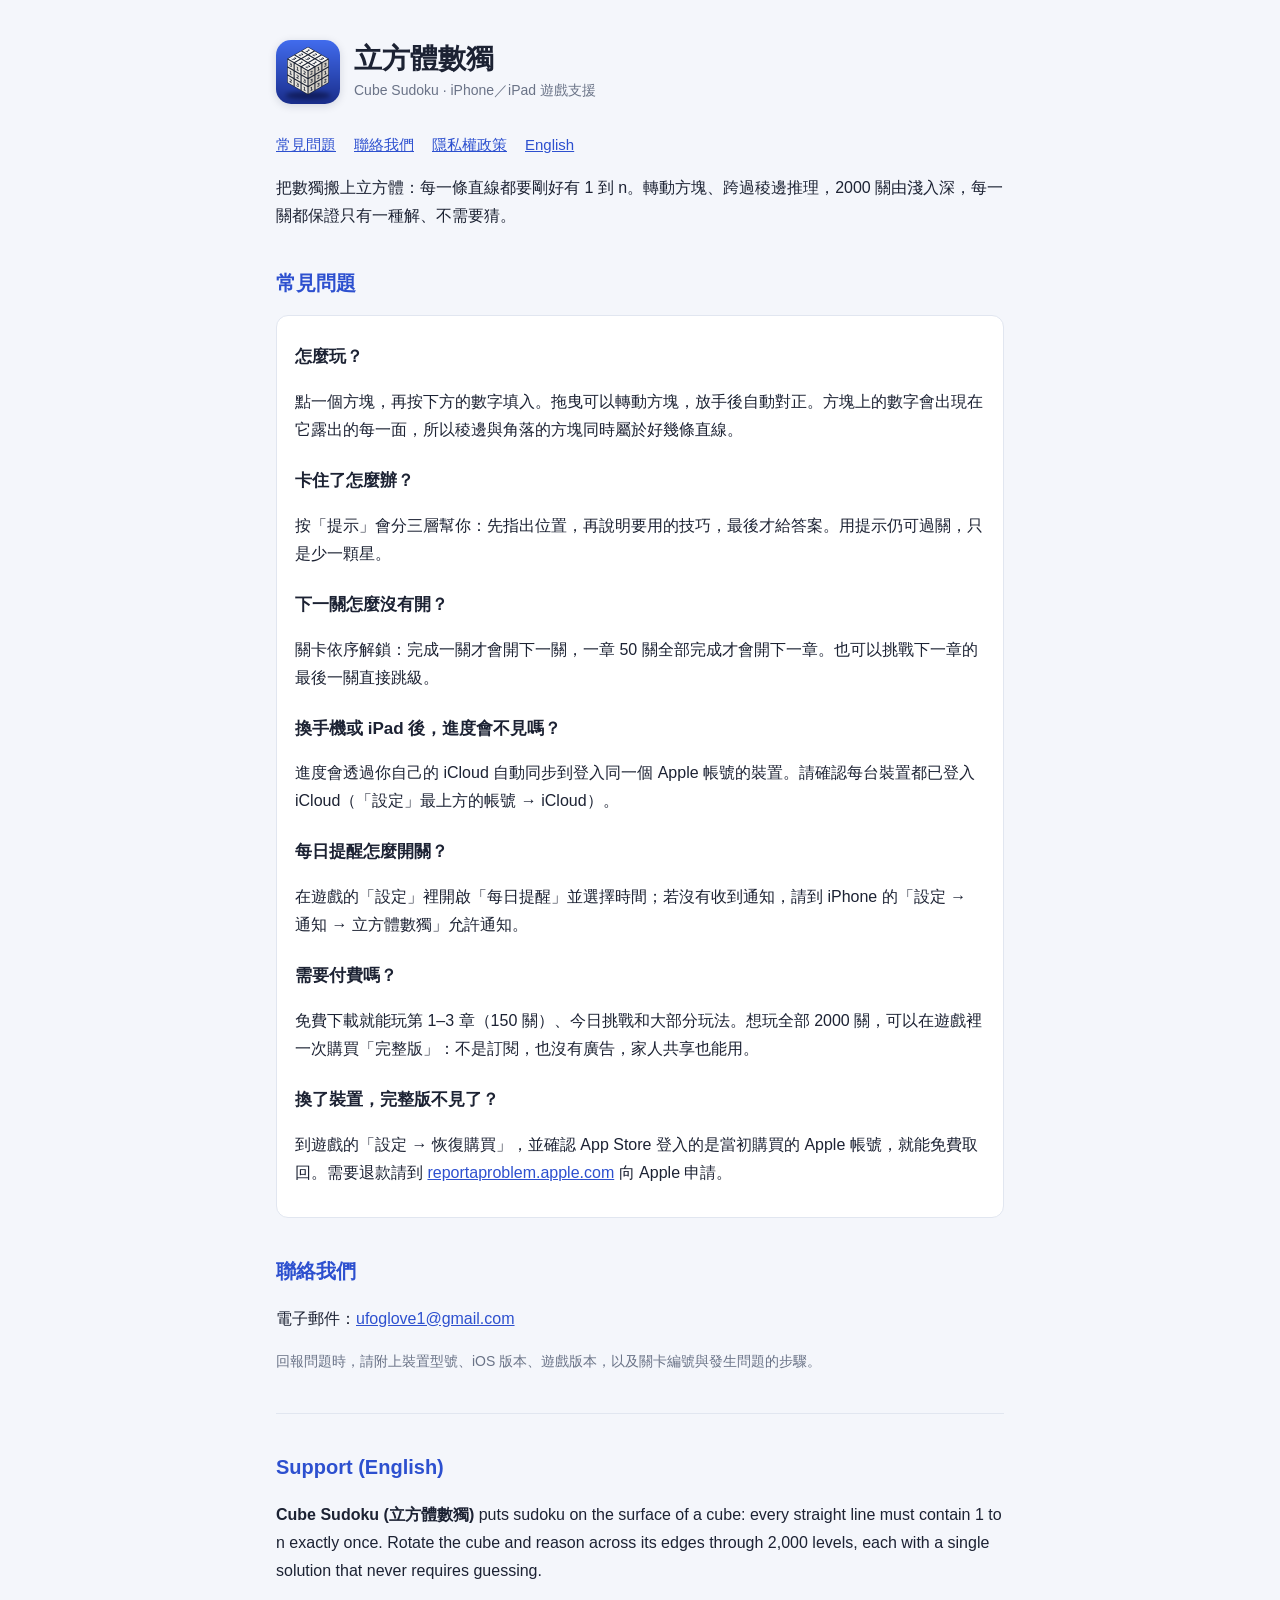
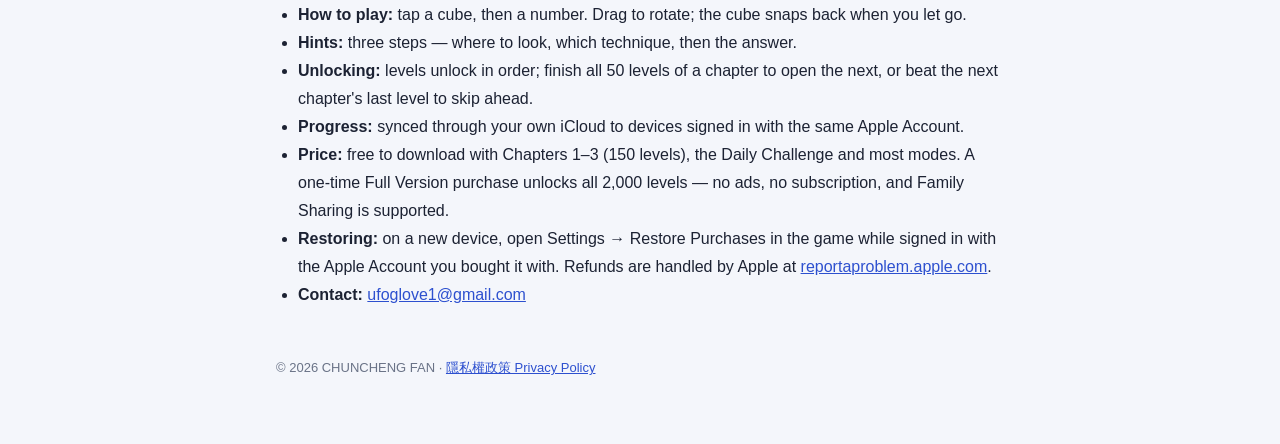
<file: index.html>
<!doctype html>
<html lang="zh-Hant">
<head>
<meta charset="utf-8">
<meta name="viewport" content="width=device-width, initial-scale=1">
<title>立方體數獨 支援</title>
<meta name="description" content="立方體數獨（Cube Sudoku）iPhone、iPad 遊戲的常見問題與聯絡方式。">
<link rel="icon" href="icon.png">
<link rel="stylesheet" href="style.css">
</head>
<body>
<main>
<header>
  <img src="icon.png" alt="立方體數獨 App 圖示">
  <div><h1>立方體數獨</h1><p class="sub">Cube Sudoku · iPhone／iPad 遊戲支援</p></div>
</header>
<nav><a href="#faq">常見問題</a><a href="#contact">聯絡我們</a><a href="privacy.html">隱私權政策</a><a href="#en">English</a></nav>

<p>把數獨搬上立方體：每一條直線都要剛好有 1 到 n。轉動方塊、跨過稜邊推理，2000 關由淺入深，每一關都保證只有一種解、不需要猜。</p>

<h2 id="faq">常見問題</h2>
<div class="card">
  <h3>怎麼玩？</h3>
  <p>點一個方塊，再按下方的數字填入。拖曳可以轉動方塊，放手後自動對正。方塊上的數字會出現在它露出的每一面，所以稜邊與角落的方塊同時屬於好幾條直線。</p>
  <h3>卡住了怎麼辦？</h3>
  <p>按「提示」會分三層幫你：先指出位置，再說明要用的技巧，最後才給答案。用提示仍可過關，只是少一顆星。</p>
  <h3>下一關怎麼沒有開？</h3>
  <p>關卡依序解鎖：完成一關才會開下一關，一章 50 關全部完成才會開下一章。也可以挑戰下一章的最後一關直接跳級。</p>
  <h3>換手機或 iPad 後，進度會不見嗎？</h3>
  <p>進度會透過你自己的 iCloud 自動同步到登入同一個 Apple 帳號的裝置。請確認每台裝置都已登入 iCloud（「設定」最上方的帳號 → iCloud）。</p>
  <h3>每日提醒怎麼開關？</h3>
  <p>在遊戲的「設定」裡開啟「每日提醒」並選擇時間；若沒有收到通知，請到 iPhone 的「設定 → 通知 → 立方體數獨」允許通知。</p>
  <h3>需要付費嗎？</h3>
  <p>免費下載就能玩第 1–3 章（150 關）、今日挑戰和大部分玩法。想玩全部 2000 關，可以在遊戲裡一次購買「完整版」：不是訂閱，也沒有廣告，家人共享也能用。</p>
  <h3>換了裝置，完整版不見了？</h3>
  <p>到遊戲的「設定 → 恢復購買」，並確認 App Store 登入的是當初購買的 Apple 帳號，就能免費取回。需要退款請到 <a href="https://reportaproblem.apple.com">reportaproblem.apple.com</a> 向 Apple 申請。</p>
</div>

<h2 id="contact">聯絡我們</h2>
<p>電子郵件：<a href="mailto:ufoglove1@gmail.com?subject=%E7%AB%8B%E6%96%B9%E9%AB%94%E6%95%B8%E7%8D%A8%20%E6%94%AF%E6%8F%B4">ufoglove1@gmail.com</a></p>
<p class="muted">回報問題時，請附上裝置型號、iOS 版本、遊戲版本，以及關卡編號與發生問題的步驟。</p>

<hr>
<h2 id="en">Support (English)</h2>
<p><strong>Cube Sudoku (立方體數獨)</strong> puts sudoku on the surface of a cube: every straight line must contain 1 to n exactly once. Rotate the cube and reason across its edges through 2,000 levels, each with a single solution that never requires guessing.</p>
<ul>
  <li><strong>How to play:</strong> tap a cube, then a number. Drag to rotate; the cube snaps back when you let go.</li>
  <li><strong>Hints:</strong> three steps — where to look, which technique, then the answer.</li>
  <li><strong>Unlocking:</strong> levels unlock in order; finish all 50 levels of a chapter to open the next, or beat the next chapter's last level to skip ahead.</li>
  <li><strong>Progress:</strong> synced through your own iCloud to devices signed in with the same Apple Account.</li>
  <li><strong>Price:</strong> free to download with Chapters 1–3 (150 levels), the Daily Challenge and most modes. A one-time Full Version purchase unlocks all 2,000 levels — no ads, no subscription, and Family Sharing is supported.</li>
  <li><strong>Restoring:</strong> on a new device, open Settings → Restore Purchases in the game while signed in with the Apple Account you bought it with. Refunds are handled by Apple at <a href="https://reportaproblem.apple.com">reportaproblem.apple.com</a>.</li>
  <li><strong>Contact:</strong> <a href="mailto:ufoglove1@gmail.com">ufoglove1@gmail.com</a></li>
</ul>
<footer>© 2026 CHUNCHENG FAN · <a href="privacy.html">隱私權政策 Privacy Policy</a></footer>
</main>
</body>
</html>
</file>
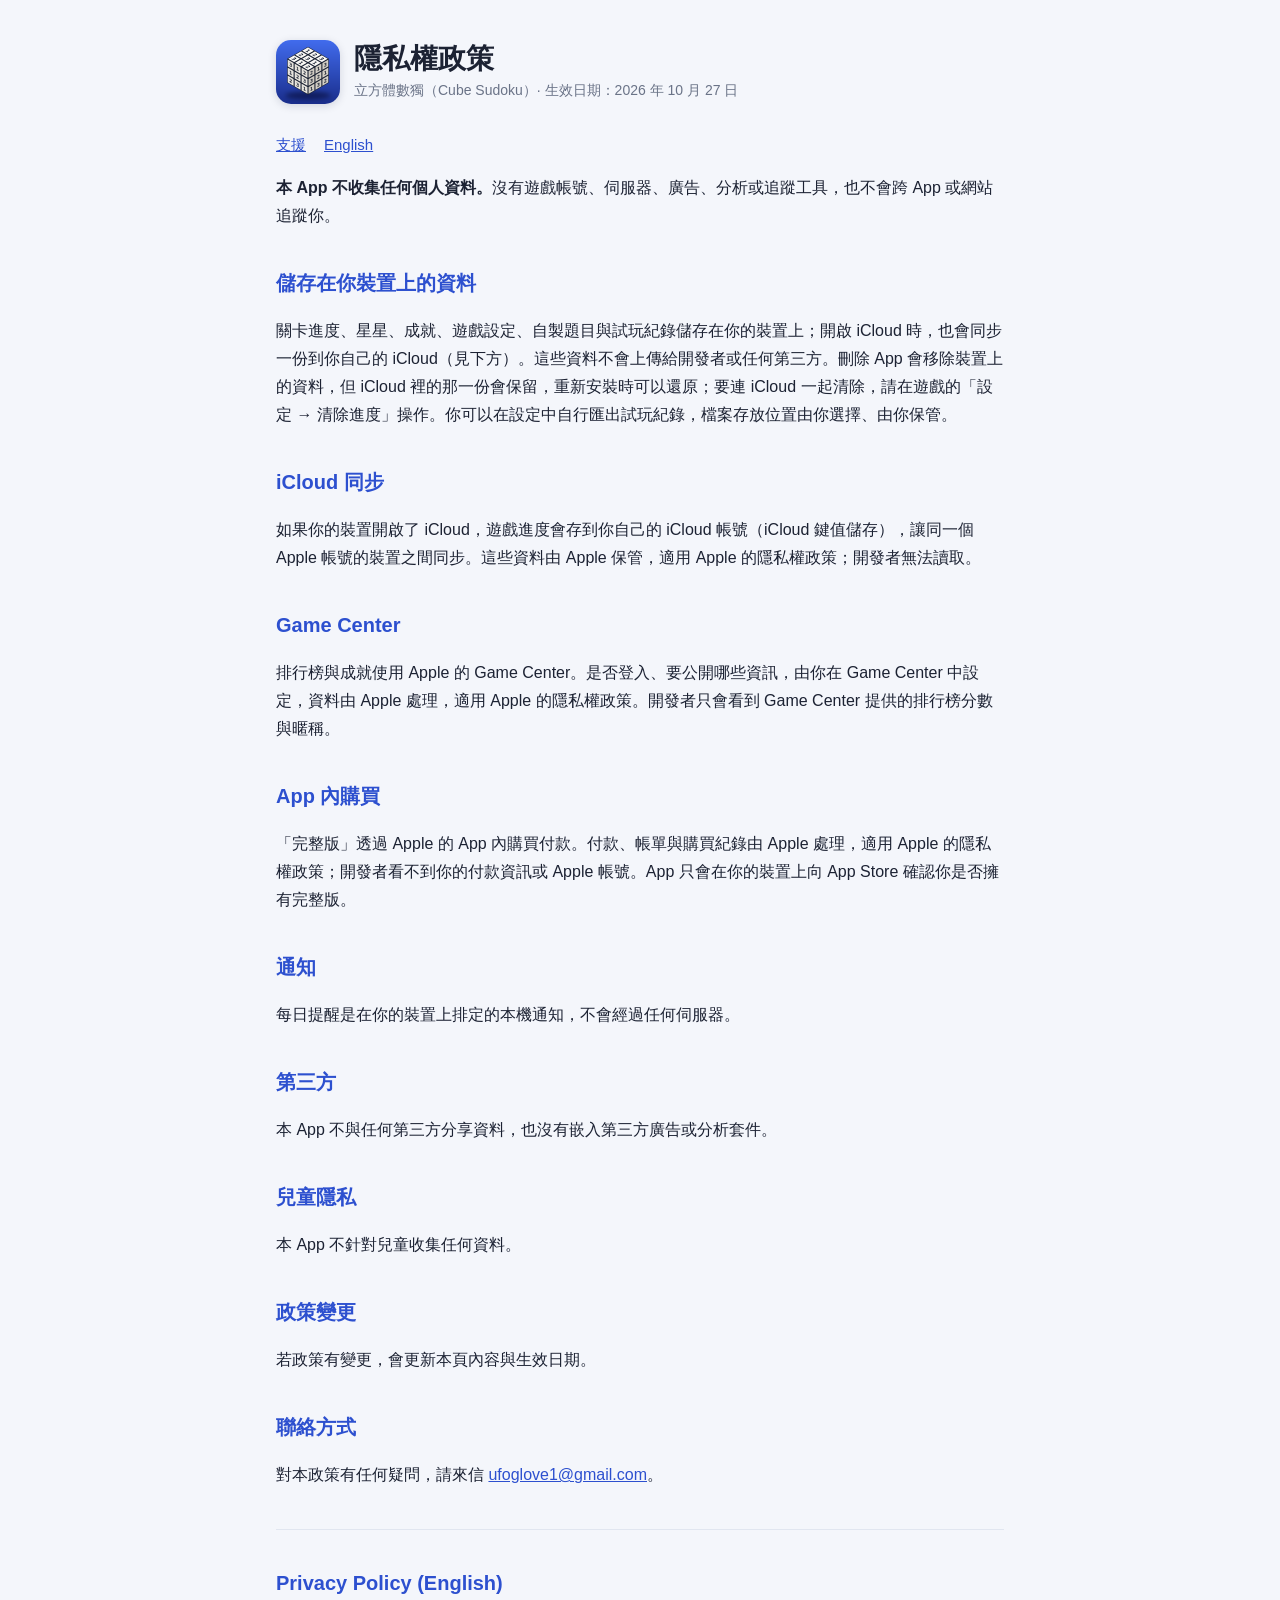
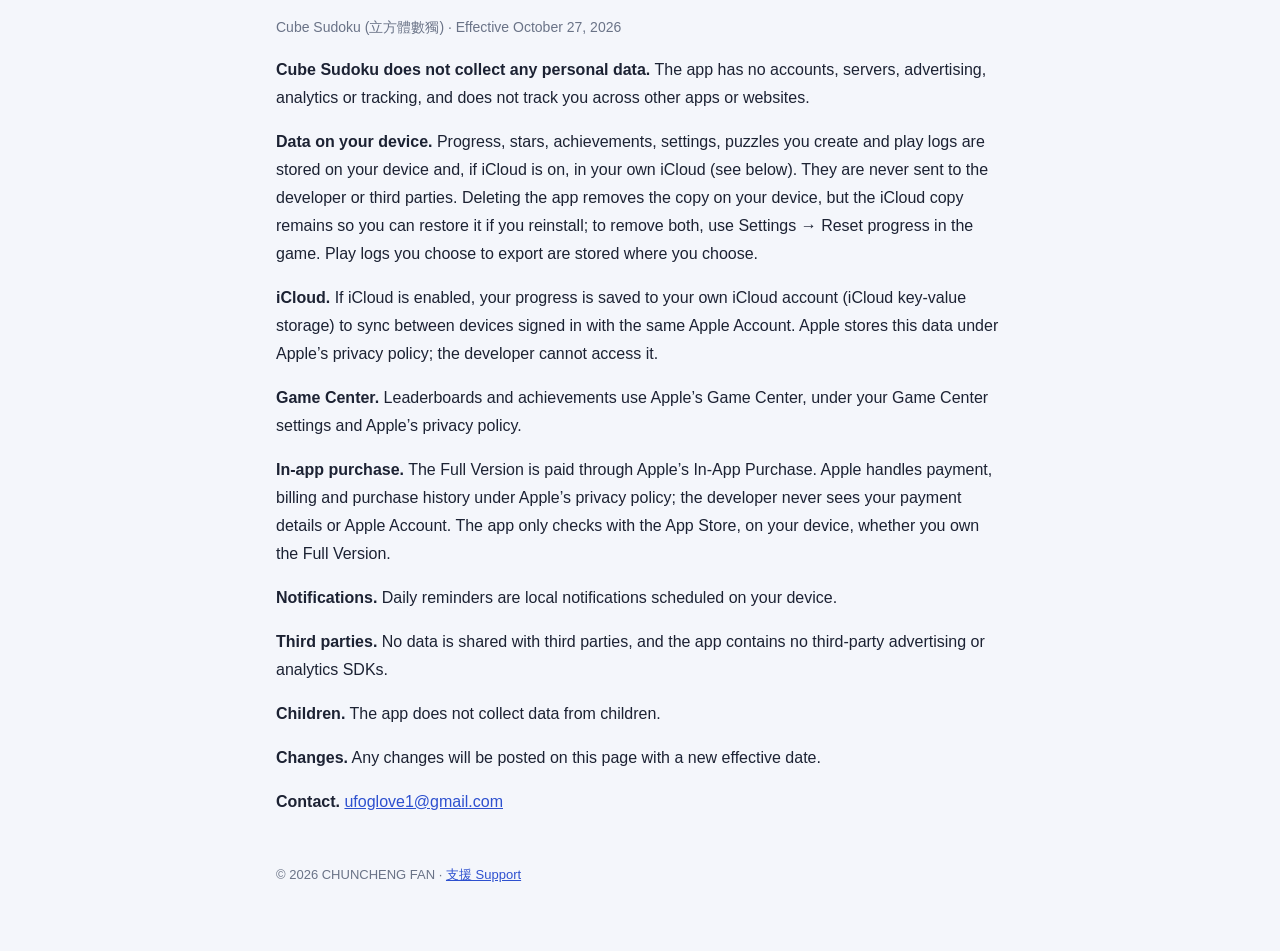
<file: privacy.html>
<!doctype html>
<html lang="zh-Hant">
<head>
<meta charset="utf-8">
<meta name="viewport" content="width=device-width, initial-scale=1">
<title>立方體數獨 隱私權政策</title>
<meta name="description" content="立方體數獨（Cube Sudoku）的隱私權政策：不收集任何個人資料。">
<link rel="icon" href="icon.png">
<link rel="stylesheet" href="style.css">
</head>
<body>
<main>
<header>
  <img src="icon.png" alt="立方體數獨 App 圖示">
  <div><h1>隱私權政策</h1><p class="sub">立方體數獨（Cube Sudoku）· 生效日期：2026 年 10 月 27 日</p></div>
</header>
<nav><a href="index.html">支援</a><a href="#en">English</a></nav>

<p><strong>本 App 不收集任何個人資料。</strong>沒有遊戲帳號、伺服器、廣告、分析或追蹤工具，也不會跨 App 或網站追蹤你。</p>

<h2>儲存在你裝置上的資料</h2>
<p>關卡進度、星星、成就、遊戲設定、自製題目與試玩紀錄儲存在你的裝置上；開啟 iCloud 時，也會同步一份到你自己的 iCloud（見下方）。這些資料不會上傳給開發者或任何第三方。刪除 App 會移除裝置上的資料，但 iCloud 裡的那一份會保留，重新安裝時可以還原；要連 iCloud 一起清除，請在遊戲的「設定 → 清除進度」操作。你可以在設定中自行匯出試玩紀錄，檔案存放位置由你選擇、由你保管。</p>

<h2>iCloud 同步</h2>
<p>如果你的裝置開啟了 iCloud，遊戲進度會存到你自己的 iCloud 帳號（iCloud 鍵值儲存），讓同一個 Apple 帳號的裝置之間同步。這些資料由 Apple 保管，適用 Apple 的隱私權政策；開發者無法讀取。</p>

<h2>Game Center</h2>
<p>排行榜與成就使用 Apple 的 Game Center。是否登入、要公開哪些資訊，由你在 Game Center 中設定，資料由 Apple 處理，適用 Apple 的隱私權政策。開發者只會看到 Game Center 提供的排行榜分數與暱稱。</p>

<h2>App 內購買</h2>
<p>「完整版」透過 Apple 的 App 內購買付款。付款、帳單與購買紀錄由 Apple 處理，適用 Apple 的隱私權政策；開發者看不到你的付款資訊或 Apple 帳號。App 只會在你的裝置上向 App Store 確認你是否擁有完整版。</p>

<h2>通知</h2>
<p>每日提醒是在你的裝置上排定的本機通知，不會經過任何伺服器。</p>

<h2>第三方</h2>
<p>本 App 不與任何第三方分享資料，也沒有嵌入第三方廣告或分析套件。</p>

<h2>兒童隱私</h2>
<p>本 App 不針對兒童收集任何資料。</p>

<h2>政策變更</h2>
<p>若政策有變更，會更新本頁內容與生效日期。</p>

<h2>聯絡方式</h2>
<p>對本政策有任何疑問，請來信 <a href="mailto:ufoglove1@gmail.com">ufoglove1@gmail.com</a>。</p>

<hr>
<h2 id="en">Privacy Policy (English)</h2>
<p class="muted">Cube Sudoku (立方體數獨) · Effective October 27, 2026</p>
<p><strong>Cube Sudoku does not collect any personal data.</strong> The app has no accounts, servers, advertising, analytics or tracking, and does not track you across other apps or websites.</p>
<p><strong>Data on your device.</strong> Progress, stars, achievements, settings, puzzles you create and play logs are stored on your device and, if iCloud is on, in your own iCloud (see below). They are never sent to the developer or third parties. Deleting the app removes the copy on your device, but the iCloud copy remains so you can restore it if you reinstall; to remove both, use Settings → Reset progress in the game. Play logs you choose to export are stored where you choose.</p>
<p><strong>iCloud.</strong> If iCloud is enabled, your progress is saved to your own iCloud account (iCloud key-value storage) to sync between devices signed in with the same Apple Account. Apple stores this data under Apple’s privacy policy; the developer cannot access it.</p>
<p><strong>Game Center.</strong> Leaderboards and achievements use Apple’s Game Center, under your Game Center settings and Apple’s privacy policy.</p>
<p><strong>In-app purchase.</strong> The Full Version is paid through Apple’s In-App Purchase. Apple handles payment, billing and purchase history under Apple’s privacy policy; the developer never sees your payment details or Apple Account. The app only checks with the App Store, on your device, whether you own the Full Version.</p>
<p><strong>Notifications.</strong> Daily reminders are local notifications scheduled on your device.</p>
<p><strong>Third parties.</strong> No data is shared with third parties, and the app contains no third-party advertising or analytics SDKs.</p>
<p><strong>Children.</strong> The app does not collect data from children.</p>
<p><strong>Changes.</strong> Any changes will be posted on this page with a new effective date.</p>
<p><strong>Contact.</strong> <a href="mailto:ufoglove1@gmail.com">ufoglove1@gmail.com</a></p>
<footer>© 2026 CHUNCHENG FAN · <a href="index.html">支援 Support</a></footer>
</main>
</body>
</html>
</file>
<file: style.css>
:root { --bg: #F4F6FB; --panel: #FFFFFF; --text: #1C2233; --muted: #6A7387; --accent: #2D50CF; --line: #E1E6F0; }
@media (prefers-color-scheme: dark) { :root { --bg: #0F1320; --panel: #171C2C; --text: #E8ECF5; --muted: #8E97AB; --accent: #7F9BFF; --line: #262D42; } }
* { box-sizing: border-box; }
body { margin: 0; background: var(--bg); color: var(--text); font: 16px/1.75 -apple-system, BlinkMacSystemFont, "PingFang TC", "Noto Sans TC", "Segoe UI", sans-serif; }
main { max-width: 760px; margin: 0 auto; padding: 40px 16px 64px; }
header { display: flex; align-items: center; gap: 14px; margin-bottom: 28px; }
header img { width: 64px; height: 64px; border-radius: 15px; box-shadow: 0 2px 8px rgba(20, 30, 60, .15); }
h1 { font-size: 28px; margin: 0; line-height: 1.2; }
.sub { color: var(--muted); margin: 2px 0 0; font-size: 14px; }
h2 { font-size: 20px; margin: 36px 0 10px; color: var(--accent); }
h3 { font-size: 17px; margin: 22px 0 6px; }
.muted { color: var(--muted); font-size: 14px; }
a { color: var(--accent); }
nav { display: flex; gap: 18px; flex-wrap: wrap; margin-bottom: 8px; font-size: 15px; }
.card { background: var(--panel); border: 1px solid var(--line); border-radius: 12px; padding: 4px 18px 14px; margin-top: 14px; }
ul { padding-left: 22px; }
hr { border: 0; border-top: 1px solid var(--line); margin: 40px 0 24px; }
footer { color: var(--muted); font-size: 13px; margin-top: 48px; }
</file>
